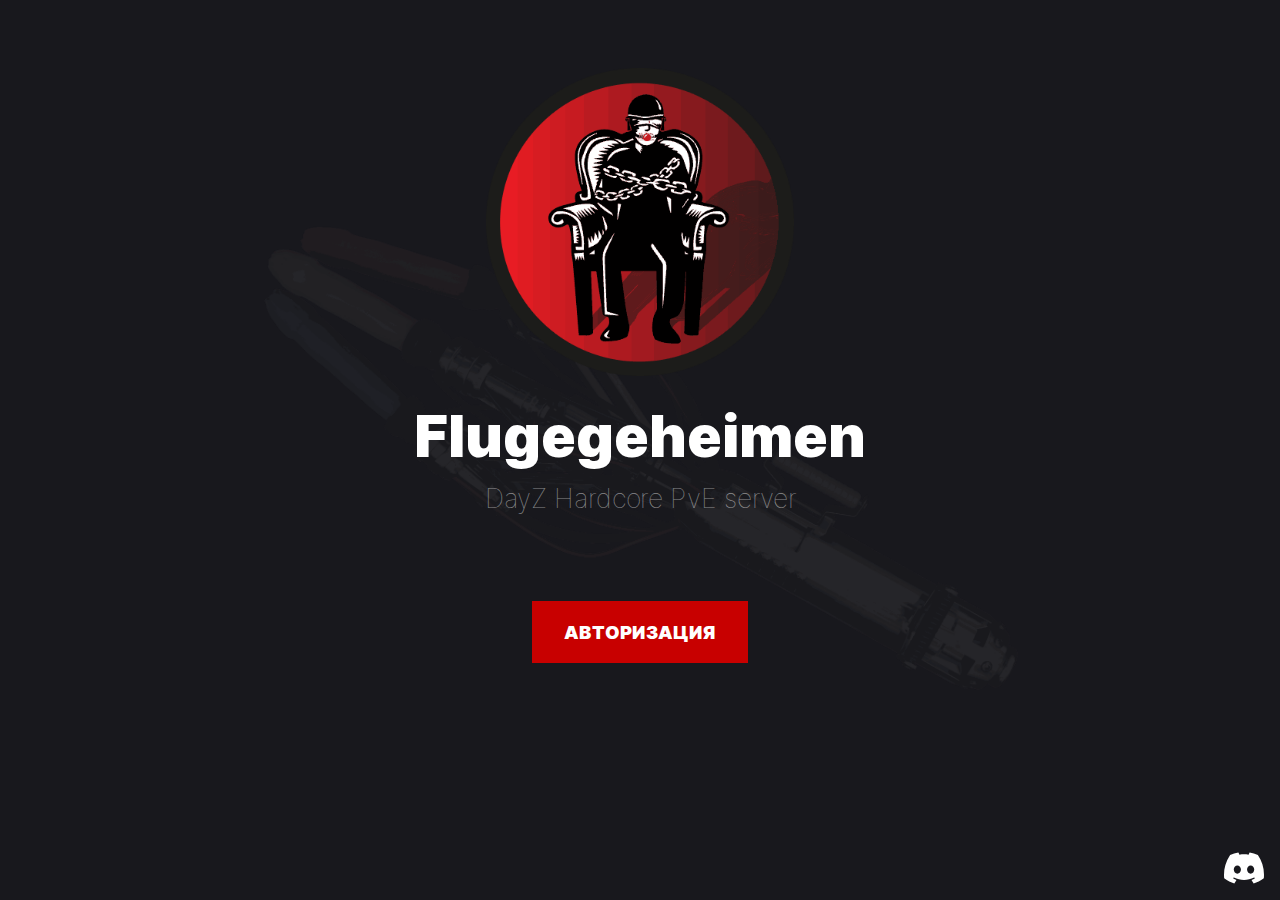
<file: index.html>
<!DOCTYPE html>
<html lang="en">

<head>
  <meta charset="UTF-8">
  <meta http-equiv="X-UA-Compatible" content="IE=edge">
  <meta name="viewport" content="width=device-width, initial-scale=1.0">
  <link rel="stylesheet" href="./assets/css/style.css">
  <title>Flugegeheimen</title>
</head>

<body>
  <div class="home">
    <div class="container">
      <div class="home-content">
        <img src="./assets/img/logo.png" alt="" class="home-logo">
        <span class="home-title">Flugegeheimen</span>
        <span class="home-subtitle">DayZ Hardcore PvE server</span>
        <button class="home-button">
          <span>авторизация</span>
        </button>
        <a href="#" class="discord">
          <img src="./assets/img/discord.svg" alt="" srcset="">
        </a>
      </div>
    </div>
  </div>
</body>

</html>
</file>
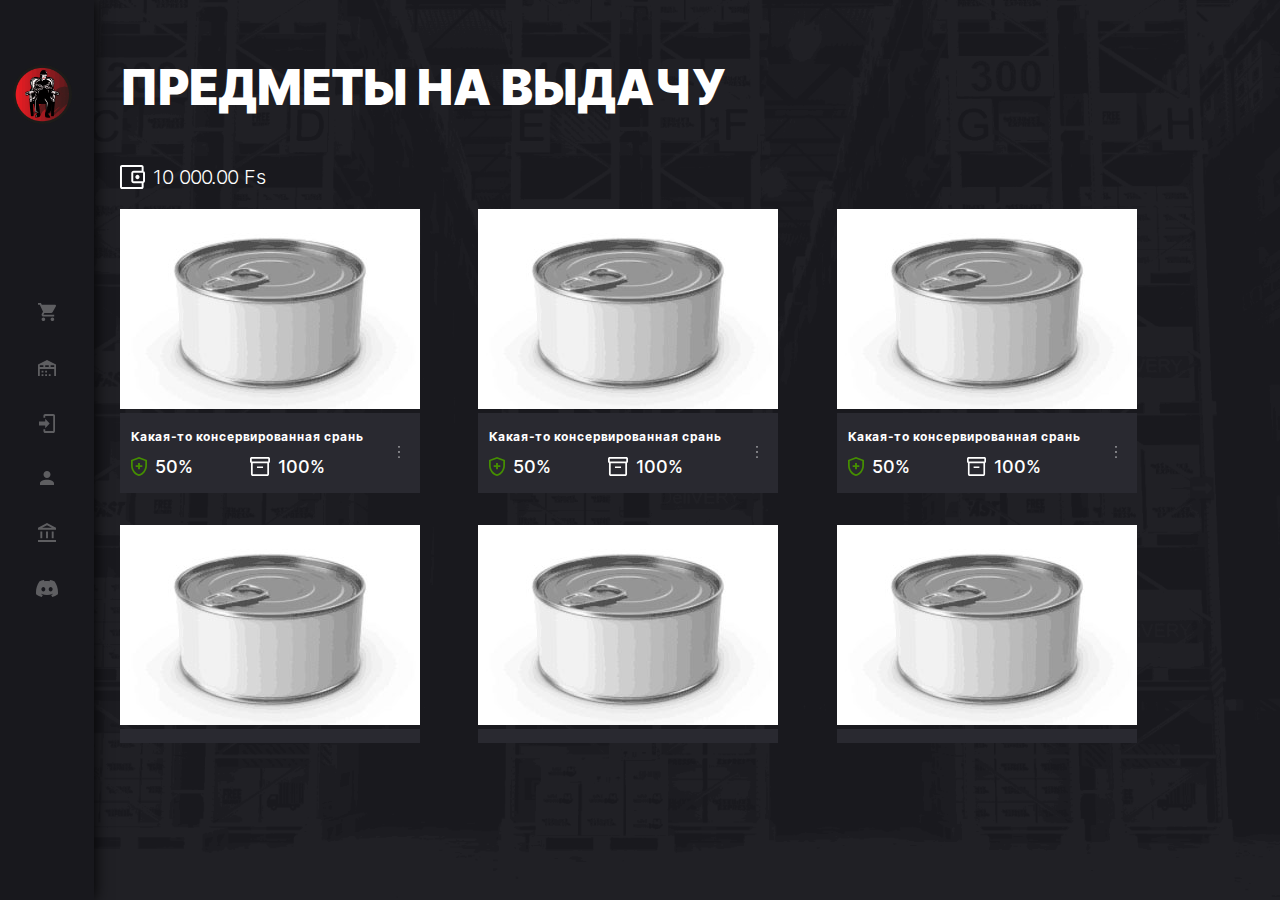
<file: delivery.html>
<!DOCTYPE html>
<html lang="en">

<head>
  <meta charset="UTF-8">
  <meta http-equiv="X-UA-Compatible" content="IE=edge">
  <meta name="viewport" content="width=device-width, initial-scale=1.0">
  <link rel="stylesheet" href="./assets/css/style.css">
  <script defer src="./assets/js/app.js"></script>
  <title>flugegeheimen</title>
</head>

<body>
  <div class="delivery">
    <div class="container">
      <div class="header">
        <img src="./assets/img/logo.png" alt="" class="logo">
        <button class="burger">
          <span></span>
        </button>
      </div>
      <nav class="panel-links">
        <a class="link">
          <img src="./assets/img/links/link_1.svg" alt="">
          <span>Магазин</span>
        </a>
        <a class="link">
          <img src="./assets/img/links/link_2.svg" alt="">
          <span>Магазин</span>
        </a>
        <a class="link">
          <img src="./assets/img/links/link_3.svg" alt="">
          <span>Предметы на выдачу</span>
        </a>
        <a class="link">
          <img src="./assets/img/links/link_4.svg" alt="">
          <span>Аукцион</span>
        </a>
        <a class="link">
          <img src="./assets/img/links/link_5.svg" alt="">
          <span>Профиль</span>
        </a>
        <a class="link">
          <img src="./assets/img/links/link_6.svg" alt="">
          <span>Discord</span>
        </a>
      </nav>

      <div class="delivery-content">
        <span class="delivery-title">предметы на выдачу</span>

        <div class="delivery-info">
          <div class="wallet">
            <img src="./assets/img/wallet.svg" alt="">
            <span>10 000.00 Fs</span>
          </div>
        </div>

        <div class="delivery-wrapper">

          <div class="delivery-item">
            <img src="./assets/img/food.jpg" alt="">
            <div class="delivery-item-info">
              <span class="delivery-item-title">Какая-то консервированная срань</span>

              <div class="delivery-item-info-bar">
                <div class="delivery-item-state">
                  <img src="./assets/img/state.svg" alt="">
                  <span>50%</span>
                </div>
                <div class="delivery-item-box">
                  <img src="./assets/img/box.svg" alt="">
                  <span>100%</span>
                </div>
              </div>

            </div>
            <div class="delivery-item-more">
              <button class="show-more"><img src="./assets/img/show_more.svg" alt=""></button>
              <div class="delivery-item-more-content">
                <button>
                  <span class="title">Вернуть на склад</span>

                  <div class="wrapper">
                    <img src="./assets/img/storage/return.svg" alt="">
                  </div>
                </button>
              </div>
            </div>
          </div>

          <div class="delivery-item">
            <img src="./assets/img/food.jpg" alt="">
            <div class="delivery-item-info">
              <span class="delivery-item-title">Какая-то консервированная срань</span>

              <div class="delivery-item-info-bar">
                <div class="delivery-item-state">
                  <img src="./assets/img/state.svg" alt="">
                  <span>50%</span>
                </div>
                <div class="delivery-item-box">
                  <img src="./assets/img/box.svg" alt="">
                  <span>100%</span>
                </div>
              </div>

            </div>
            <div class="delivery-item-more">
              <button class="show-more"><img src="./assets/img/show_more.svg" alt=""></button>
              <div class="delivery-item-more-content">
                <button>
                  <span class="title">Вернуть на склад</span>

                  <div class="wrapper">
                    <img src="./assets/img/storage/return.svg" alt="">
                  </div>
                </button>
              </div>
            </div>
          </div>

          <div class="delivery-item">
            <img src="./assets/img/food.jpg" alt="">
            <div class="delivery-item-info">
              <span class="delivery-item-title">Какая-то консервированная срань</span>

              <div class="delivery-item-info-bar">
                <div class="delivery-item-state">
                  <img src="./assets/img/state.svg" alt="">
                  <span>50%</span>
                </div>
                <div class="delivery-item-box">
                  <img src="./assets/img/box.svg" alt="">
                  <span>100%</span>
                </div>
              </div>

            </div>
            <div class="delivery-item-more">
              <button class="show-more"><img src="./assets/img/show_more.svg" alt=""></button>
              <div class="delivery-item-more-content">
                <button>
                  <span class="title">Вернуть на склад</span>

                  <div class="wrapper">
                    <img src="./assets/img/storage/return.svg" alt="">
                  </div>
                </button>
              </div>
            </div>
          </div>

          <div class="delivery-item">
            <img src="./assets/img/food.jpg" alt="">
            <div class="delivery-item-info">
              <span class="delivery-item-title">Какая-то консервированная срань</span>

              <div class="delivery-item-info-bar">
                <div class="delivery-item-state">
                  <img src="./assets/img/state.svg" alt="">
                  <span>50%</span>
                </div>
                <div class="delivery-item-box">
                  <img src="./assets/img/box.svg" alt="">
                  <span>100%</span>
                </div>
              </div>

            </div>
            <div class="delivery-item-more">
              <button class="show-more"><img src="./assets/img/show_more.svg" alt=""></button>
              <div class="delivery-item-more-content">
                <button>
                  <span class="title">Вернуть на склад</span>

                  <div class="wrapper">
                    <img src="./assets/img/storage/return.svg" alt="">
                  </div>
                </button>
              </div>
            </div>
          </div>

          <div class="delivery-item">
            <img src="./assets/img/food.jpg" alt="">
            <div class="delivery-item-info">
              <span class="delivery-item-title">Какая-то консервированная срань</span>

              <div class="delivery-item-info-bar">
                <div class="delivery-item-state">
                  <img src="./assets/img/state.svg" alt="">
                  <span>50%</span>
                </div>
                <div class="delivery-item-box">
                  <img src="./assets/img/box.svg" alt="">
                  <span>100%</span>
                </div>
              </div>

            </div>
            <div class="delivery-item-more">
              <button class="show-more"><img src="./assets/img/show_more.svg" alt=""></button>
              <div class="delivery-item-more-content">
                <button>
                  <span class="title">Вернуть на склад</span>

                  <div class="wrapper">
                    <img src="./assets/img/storage/return.svg" alt="">
                  </div>
                </button>
              </div>
            </div>
          </div>

          <div class="delivery-item">
            <img src="./assets/img/food.jpg" alt="">
            <div class="delivery-item-info">
              <span class="delivery-item-title">Какая-то консервированная срань</span>

              <div class="delivery-item-info-bar">
                <div class="delivery-item-state">
                  <img src="./assets/img/state.svg" alt="">
                  <span>50%</span>
                </div>
                <div class="delivery-item-box">
                  <img src="./assets/img/box.svg" alt="">
                  <span>100%</span>
                </div>
              </div>

            </div>
            <div class="delivery-item-more">
              <button class="show-more"><img src="./assets/img/show_more.svg" alt=""></button>
              <div class="delivery-item-more-content">
                <button>
                  <span class="title">Вернуть на склад</span>

                  <div class="wrapper">
                    <img src="./assets/img/storage/return.svg" alt="">
                  </div>
                </button>
              </div>
            </div>
          </div>

          <div class="delivery-item">
            <img src="./assets/img/food.jpg" alt="">
            <div class="delivery-item-info">
              <span class="delivery-item-title">Какая-то консервированная срань</span>

              <div class="delivery-item-info-bar">
                <div class="delivery-item-state">
                  <img src="./assets/img/state.svg" alt="">
                  <span>50%</span>
                </div>
                <div class="delivery-item-box">
                  <img src="./assets/img/box.svg" alt="">
                  <span>100%</span>
                </div>
              </div>

            </div>
            <div class="delivery-item-more">
              <button class="show-more"><img src="./assets/img/show_more.svg" alt=""></button>
              <div class="delivery-item-more-content">
                <button>
                  <span class="title">Вернуть на склад</span>

                  <div class="wrapper">
                    <img src="./assets/img/storage/return.svg" alt="">
                  </div>
                </button>
              </div>
            </div>
          </div>

          <div class="delivery-item">
            <img src="./assets/img/food.jpg" alt="">
            <div class="delivery-item-info">
              <span class="delivery-item-title">Какая-то консервированная срань</span>

              <div class="delivery-item-info-bar">
                <div class="delivery-item-state">
                  <img src="./assets/img/state.svg" alt="">
                  <span>50%</span>
                </div>
                <div class="delivery-item-box">
                  <img src="./assets/img/box.svg" alt="">
                  <span>100%</span>
                </div>
              </div>

            </div>
            <div class="delivery-item-more">
              <button class="show-more"><img src="./assets/img/show_more.svg" alt=""></button>
              <div class="delivery-item-more-content">
                <button>
                  <span class="title">Вернуть на склад</span>

                  <div class="wrapper">
                    <img src="./assets/img/storage/return.svg" alt="">
                  </div>
                </button>
              </div>
            </div>
          </div>

          <div class="delivery-item">
            <img src="./assets/img/food.jpg" alt="">
            <div class="delivery-item-info">
              <span class="delivery-item-title">Какая-то консервированная срань</span>

              <div class="delivery-item-info-bar">
                <div class="delivery-item-state">
                  <img src="./assets/img/state.svg" alt="">
                  <span>50%</span>
                </div>
                <div class="delivery-item-box">
                  <img src="./assets/img/box.svg" alt="">
                  <span>100%</span>
                </div>
              </div>

            </div>
            <div class="delivery-item-more">
              <button class="show-more"><img src="./assets/img/show_more.svg" alt=""></button>
              <div class="delivery-item-more-content">
                <button>
                  <span class="title">Вернуть на склад</span>

                  <div class="wrapper">
                    <img src="./assets/img/storage/return.svg" alt="">
                  </div>
                </button>
              </div>
            </div>
          </div>

          <div class="delivery-item">
            <img src="./assets/img/food.jpg" alt="">
            <div class="delivery-item-info">
              <span class="delivery-item-title">Какая-то консервированная срань</span>

              <div class="delivery-item-info-bar">
                <div class="delivery-item-state">
                  <img src="./assets/img/state.svg" alt="">
                  <span>50%</span>
                </div>
                <div class="delivery-item-box">
                  <img src="./assets/img/box.svg" alt="">
                  <span>100%</span>
                </div>
              </div>

            </div>
            <div class="delivery-item-more">
              <button class="show-more"><img src="./assets/img/show_more.svg" alt=""></button>
              <div class="delivery-item-more-content">
                <button>
                  <span class="title">Вернуть на склад</span>

                  <div class="wrapper">
                    <img src="./assets/img/storage/return.svg" alt="">
                  </div>
                </button>
              </div>
            </div>
          </div>

          <div class="delivery-item">
            <img src="./assets/img/food.jpg" alt="">
            <div class="delivery-item-info">
              <span class="delivery-item-title">Какая-то консервированная срань</span>

              <div class="delivery-item-info-bar">
                <div class="delivery-item-state">
                  <img src="./assets/img/state.svg" alt="">
                  <span>50%</span>
                </div>
                <div class="delivery-item-box">
                  <img src="./assets/img/box.svg" alt="">
                  <span>100%</span>
                </div>
              </div>

            </div>
            <div class="delivery-item-more">
              <button class="show-more"><img src="./assets/img/show_more.svg" alt=""></button>
              <div class="delivery-item-more-content">
                <button>
                  <span class="title">Вернуть на склад</span>

                  <div class="wrapper">
                    <img src="./assets/img/storage/return.svg" alt="">
                  </div>
                </button>
              </div>
            </div>
          </div>

          <div class="delivery-item">
            <img src="./assets/img/food.jpg" alt="">
            <div class="delivery-item-info">
              <span class="delivery-item-title">Какая-то консервированная срань</span>

              <div class="delivery-item-info-bar">
                <div class="delivery-item-state">
                  <img src="./assets/img/state.svg" alt="">
                  <span>50%</span>
                </div>
                <div class="delivery-item-box">
                  <img src="./assets/img/box.svg" alt="">
                  <span>100%</span>
                </div>
              </div>

            </div>
            <div class="delivery-item-more">
              <button class="show-more"><img src="./assets/img/show_more.svg" alt=""></button>
              <div class="delivery-item-more-content">
                <button>
                  <span class="title">Вернуть на склад</span>

                  <div class="wrapper">
                    <img src="./assets/img/storage/return.svg" alt="">
                  </div>
                </button>
              </div>
            </div>
          </div>

          <div class="delivery-item">
            <img src="./assets/img/food.jpg" alt="">
            <div class="delivery-item-info">
              <span class="delivery-item-title">Какая-то консервированная срань</span>

              <div class="delivery-item-info-bar">
                <div class="delivery-item-state">
                  <img src="./assets/img/state.svg" alt="">
                  <span>50%</span>
                </div>
                <div class="delivery-item-box">
                  <img src="./assets/img/box.svg" alt="">
                  <span>100%</span>
                </div>
              </div>

            </div>
            <div class="delivery-item-more">
              <button class="show-more"><img src="./assets/img/show_more.svg" alt=""></button>
              <div class="delivery-item-more-content">
                <button>
                  <span class="title">Вернуть на склад</span>

                  <div class="wrapper">
                    <img src="./assets/img/storage/return.svg" alt="">
                  </div>
                </button>
              </div>
            </div>
          </div>

          <div class="delivery-item">
            <img src="./assets/img/food.jpg" alt="">
            <div class="delivery-item-info">
              <span class="delivery-item-title">Какая-то консервированная срань</span>

              <div class="delivery-item-info-bar">
                <div class="delivery-item-state">
                  <img src="./assets/img/state.svg" alt="">
                  <span>50%</span>
                </div>
                <div class="delivery-item-box">
                  <img src="./assets/img/box.svg" alt="">
                  <span>100%</span>
                </div>
              </div>

            </div>
            <div class="delivery-item-more">
              <button class="show-more"><img src="./assets/img/show_more.svg" alt=""></button>
              <div class="delivery-item-more-content">
                <button>
                  <span class="title">Вернуть на склад</span>

                  <div class="wrapper">
                    <img src="./assets/img/storage/return.svg" alt="">
                  </div>
                </button>
              </div>
            </div>
          </div>
        </div>
      </div>
    </div>
  </div>
  </div>
</body>

</html>
</file>
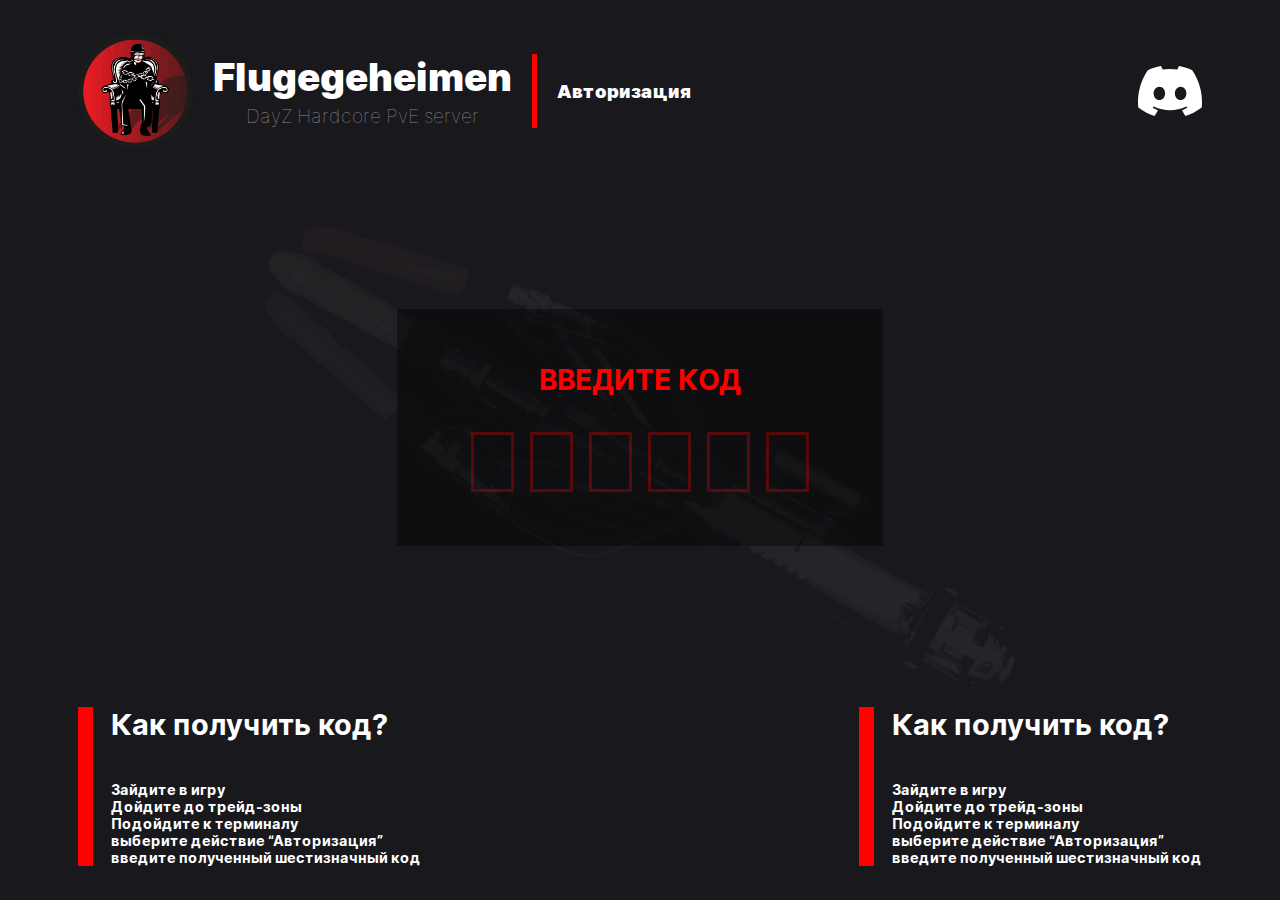
<file: login.html>
<!DOCTYPE html>
<html lang="en">

<head>
  <meta charset="UTF-8">
  <meta http-equiv="X-UA-Compatible" content="IE=edge">
  <meta name="viewport" content="width=device-width, initial-scale=1.0">
  <link rel="stylesheet" href="./assets/css/style.css">
  <title>Flugegeheimen</title>
  <script defer src="./assets/js/app.js"></script>
</head>

<body>
  <div class="login">
    <div class="container">
      <div class="login-content">
        <div class="login-header">
          <div class="login-logo-content">
            <img src="./assets/img/logo.png" alt="" class="login-logo">
            <div class="login-title-content">
              <span class="login-title">Flugegeheimen</span>
              <span class="login-subtitle">DayZ Hardcore PvE server</span>
            </div>
            <span class="login-delimiter"></span>
            <span class="login-authorization">Авторизация</span>
          </div>
          <a href="#" class="discord">
            <img src="./assets/img/discord.svg" alt="" srcset="">
          </a>
        </div>

        <div class="login-entercode">
          <span class="entercode-title">Введите код</span>
          <form action="post">
            <input type="text" class="code-input">
            <input type="text" class="code-input">
            <input type="text" class="code-input">
            <input type="text" class="code-input">
            <input type="text" class="code-input">
            <input type="text" class="code-input">
          </form>
        </div>

        <div class="description">
          <div class="description-wrapper">
            <div class="description-title">Как получить код?</div>
            <p class="description-text">
              Зайдите в игру<br>
              Дойдите до трейд-зоны<br>
              Подойдите к терминалу<br>
              выберите действие “Авторизация”<br>
              введите полученный шестизначный код
            </p>
          </div>

          <div class="description-wrapper">
            <div class="description-title">Как получить код?</div>
            <p class="description-text">
              Зайдите в игру<br>
              Дойдите до трейд-зоны<br>
              Подойдите к терминалу<br>
              выберите действие “Авторизация”<br>
              введите полученный шестизначный код
            </p>
          </div>
        </div>
      </div>
    </div>
  </div>
</body>

</html>
</file>
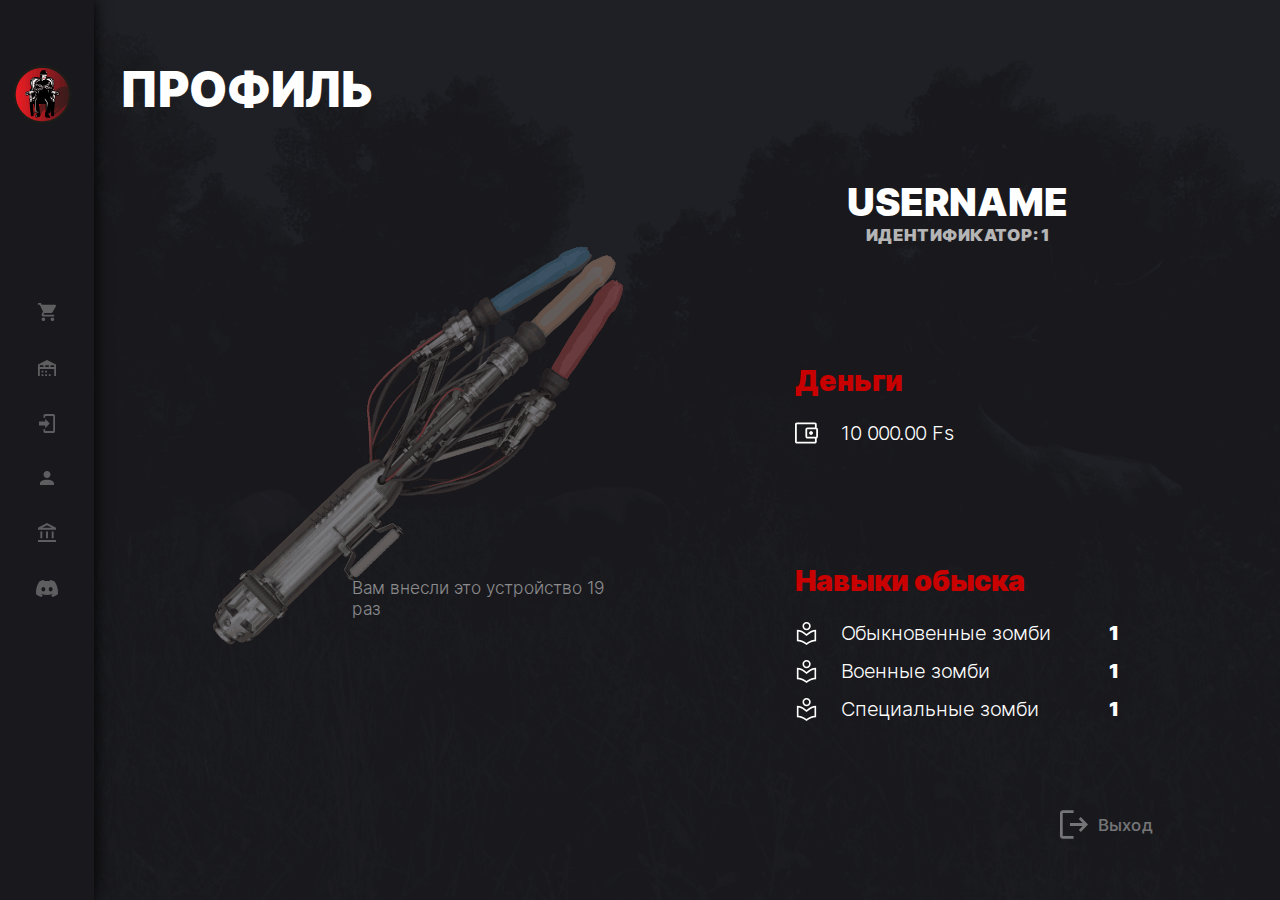
<file: profile.html>
<!DOCTYPE html>
<html lang="en">

<head>
  <meta charset="UTF-8">
  <meta http-equiv="X-UA-Compatible" content="IE=edge">
  <meta name="viewport" content="width=device-width, initial-scale=1.0">
  <link rel="stylesheet" href="./assets/css/style.css">
  <script defer src="./assets/js/app.js"></script>
  <title>flugegeheimen</title>
</head>

<body>
  <div class="profile">
    <div class="container">
      <div class="header">
        <img src="./assets/img/logo.png" alt="" class="logo">
        <button class="burger">
          <span></span>
        </button>
      </div>
      <nav class="panel-links">
        <a class="link">
          <img src="./assets/img/links/link_1.svg" alt="">
          <span>Магазин</span>
        </a>
        <a class="link">
          <img src="./assets/img/links/link_2.svg" alt="">
          <span>Магазин</span>
        </a>
        <a class="link">
          <img src="./assets/img/links/link_3.svg" alt="">
          <span>Предметы на выдачу</span>
        </a>
        <a class="link">
          <img src="./assets/img/links/link_4.svg" alt="">
          <span>Аукцион</span>
        </a>
        <a class="link">
          <img src="./assets/img/links/link_5.svg" alt="">
          <span>Профиль</span>
        </a>
        <a class="link">
          <img src="./assets/img/links/link_6.svg" alt="">
          <span>Discord</span>
        </a>
      </nav>

      <div class="profile-inner">
        <span class="profile-title">профиль</span>
        <div class="profile-content">
          <div class="content-img">
            <img src="./assets/img/profile/item.png" alt="">
            <span>Вам внесли это устройство 19 раз</span>
          </div>
          <div class="profile-info">
            <div class="user">
              <div class="user-info">
                <span class="user-name">username</span>
                <span class="user-id">Идентификатор: 1</span>
              </div>
              <button class="logout">
                <img src="./assets/img/logout.svg" alt="">
                <span>Выход</span>
              </button>
            </div>
            <div class="wallet">
              <span class="wallet-title">Деньги</span>
              <div class="wallet-inner">
                <img src="./assets/img/wallet.svg" alt="">
                <div class="wallet-count">10 000.00 Fs</div>
              </div>
            </div>
            <div class="profile-skills">
              <span class="title">Навыки обыска</span>
              <div class="inner">
                <div class="inner-item">
                  <div class="inner-item-wrapper">
                    <img src="./assets/img/profile/skills.svg" alt="">
                    <span class="item-title">Обыкновенные зомби</span>
                  </div>
                  <span class="value">1</span>
                </div>
                <div class="inner-item">
                  <div class="inner-item-wrapper">
                    <img src="./assets/img/profile/skills.svg" alt="">
                    <span class="item-title">Военные зомби</span>
                  </div>
                  <span class="value">1</span>
                </div>
                <div class="inner-item">
                  <div class="inner-item-wrapper">
                    <img src="./assets/img/profile/skills.svg" alt="">
                    <span class="item-title">Специальные зомби</span>
                  </div>
                  <span class="value">1</span>
                </div>
              </div>
            </div>
          </div>
        </div>
      </div>
    </div>
  </div>
</body>

</html>
</file>
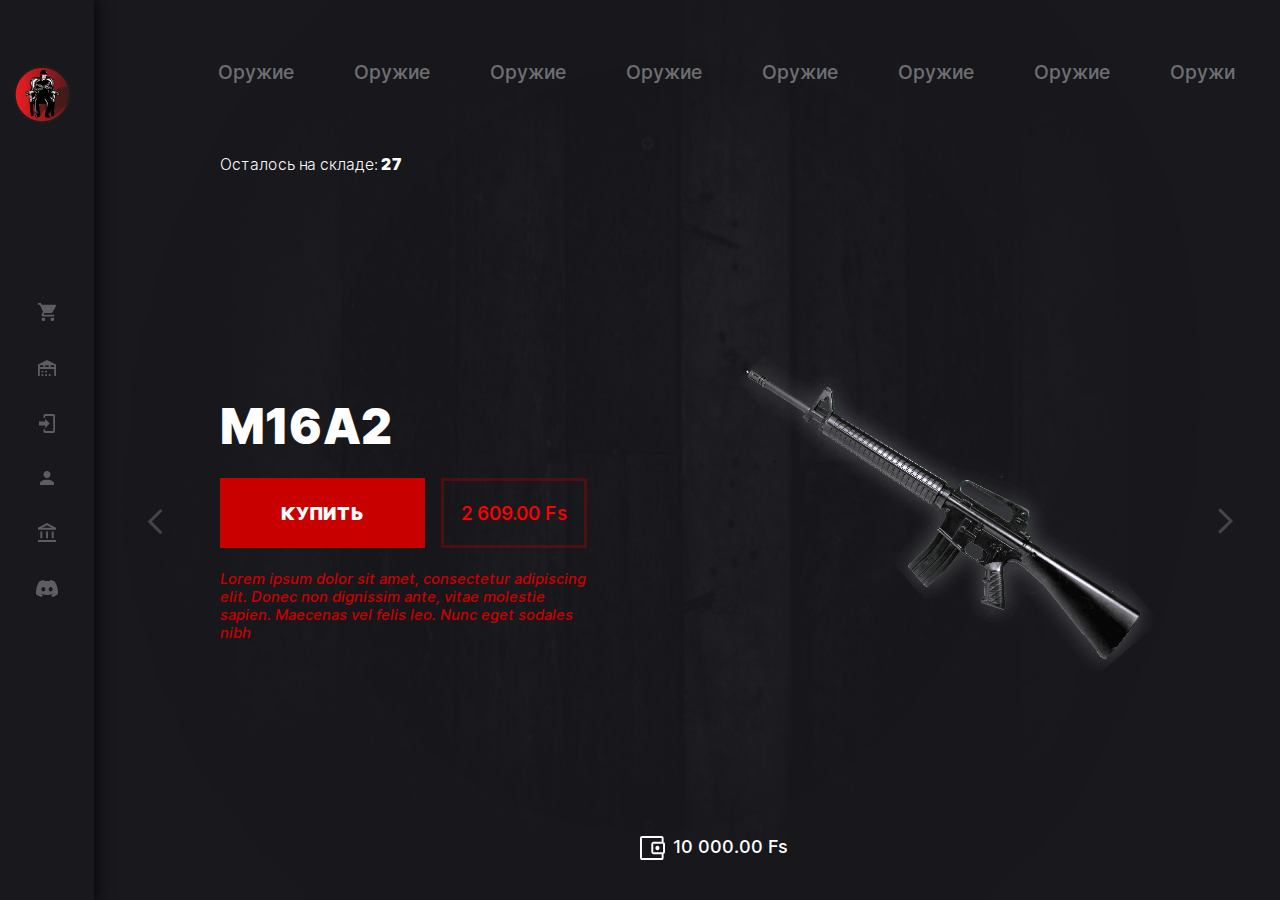
<file: shop.html>
<!DOCTYPE html>
<html lang="en">

<head>
  <meta charset="UTF-8">
  <meta http-equiv="X-UA-Compatible" content="IE=edge">
  <meta name="viewport" content="width=device-width, initial-scale=1.0">
  <link rel="stylesheet" href="./assets/css/style.css">
  <script defer src="./assets/js/app.js"></script>
  <title>flugegeheimen</title>
</head>

<body>
  <div class="shop">
    <div class="container">
      <div class="header">
        <img src="./assets/img/logo.png" alt="" class="logo">
        <div class="wallet">
          <img src="./assets/img/wallet.svg" alt="">
          <span>10 000.00 Fs</span>
        </div>
        <button class="burger">
          <span></span>
        </button>
      </div>
      <nav class="panel-links">
        <a class="link">
          <img src="./assets/img/links/link_1.svg" alt="">
          <span>Магазин</span>
        </a>
        <a class="link">
          <img src="./assets/img/links/link_2.svg" alt="">
          <span>Магазин</span>
        </a>
        <a class="link">
          <img src="./assets/img/links/link_3.svg" alt="">
          <span>Предметы на выдачу</span>
        </a>
        <a class="link">
          <img src="./assets/img/links/link_4.svg" alt="">
          <span>Аукцион</span>
        </a>
        <a class="link">
          <img src="./assets/img/links/link_5.svg" alt="">
          <span>Профиль</span>
        </a>
        <a class="link">
          <img src="./assets/img/links/link_6.svg" alt="">
          <span>Discord</span>
        </a>
      </nav>

      <div class="shop-content">
        <div class="shop-category">
          <div class="shop-category-items">
            <a href="">
              <span class="name">Категория:</span>
              <span class="type">Оружие</span>
            </a>
            <a href="">
              <span class="name">Категория:</span>
              <span class="type">Оружие</span>
            </a>
            <a href="">
              <span class="name">Категория:</span>
              <span class="type">Оружие</span>
            </a>
            <a href="">
              <span class="name">Категория:</span>
              <span class="type">Оружие</span>
            </a>
            <a href="">
              <span class="name">Категория:</span>
              <span class="type">Оружие</span>
            </a>
            <a href="">
              <span class="name">Категория:</span>
              <span class="type">Оружие</span>
            </a>
            <a href="">
              <span class="name">Категория:</span>
              <span class="type">Оружие</span>
            </a>
            <a href="">
              <span class="name">Категория:</span>
              <span class="type">Оружие</span>
            </a>
            <a href="">
              <span class="name">Категория:</span>
              <span class="type">Оружие</span>
            </a>
            <a href="">
              <span class="name">Категория:</span>
              <span class="type">Оружие</span>
            </a>
            <a href="">
              <span class="name">Категория:</span>
              <span class="type">Оружие</span>
            </a>
          </div>
          <div class="shop-category-switch">
            <button class="prev"></button>
            <button class="next"></button>
          </div>
        </div>
        <div class="shop-slider">
          <div class="shop-slider-content">
            <div class="shop-slider-description">
              <div class="description-count">
                <div class="description-count-1">
                  <span class="description-count-title">Осталось на складе: </span>
                  <span class="description-count-output">27</span>
                </div>
                <div class="description-count-2">
                  <img src="./assets/img/shop/stock.svg" alt="">
                  <span class="description-count-title">Склад:</span>
                  <span class="description-count-output">27</span>
                </div>
              </div>
              <div class="slider-description-content">
                <span class="name">m16a2</span>
                <div class="buy">
                  <button class="button">
                    <img src="./assets/img/shop/buy.svg" alt="">
                    <span>Купить</span>
                  </button>
                  <span class="price">2 609.00 Fs</span>
                </div>
                <p class="text">
                  Lorem ipsum dolor sit amet, consectetur adipiscing elit. Donec non dignissim ante, vitae
                  molestie sapien. Maecenas vel felis leo. Nunc eget sodales nibh
                </p>
              </div>
            </div>
            <img src="./assets/img/shop/assault.png" alt="" class="shop-slider-img">
          </div>
          <div class="shop-slider-buttons">
            <button class="prev"></button>
            <button class="next"></button>
          </div>
        </div>
      </div>
    </div>
  </div>
</body>

</html>
</file>
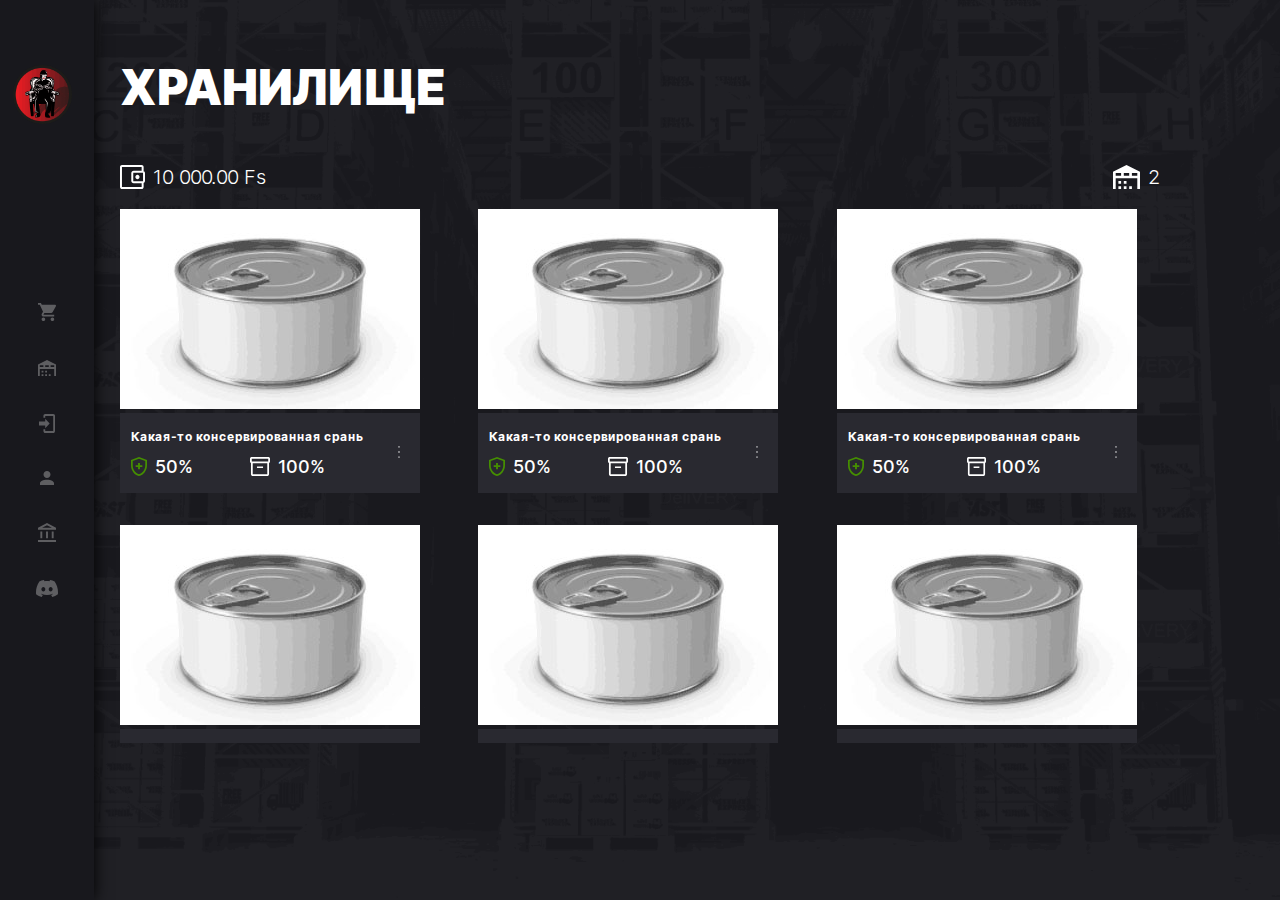
<file: storage.html>
<!DOCTYPE html>
<html lang="en">

<head>
  <meta charset="UTF-8">
  <meta http-equiv="X-UA-Compatible" content="IE=edge">
  <meta name="viewport" content="width=device-width, initial-scale=1.0">
  <link rel="stylesheet" href="./assets/css/style.css">
  <script defer src="./assets/js/app.js"></script>
  <title>flugegeheimen</title>
</head>

<body>
  <div class="storage">
    <div class="container">
      <div class="header">
        <img src="./assets/img/logo.png" alt="" class="logo">
        <button class="burger">
          <span></span>
        </button>
      </div>
      <nav class="panel-links">
        <a class="link">
          <img src="./assets/img/links/link_1.svg" alt="">
          <span>Магазин</span>
        </a>
        <a class="link">
          <img src="./assets/img/links/link_2.svg" alt="">
          <span>Магазин</span>
        </a>
        <a class="link">
          <img src="./assets/img/links/link_3.svg" alt="">
          <span>Предметы на выдачу</span>
        </a>
        <a class="link">
          <img src="./assets/img/links/link_4.svg" alt="">
          <span>Аукцион</span>
        </a>
        <a class="link">
          <img src="./assets/img/links/link_5.svg" alt="">
          <span>Профиль</span>
        </a>
        <a class="link">
          <img src="./assets/img/links/link_6.svg" alt="">
          <span>Discord</span>
        </a>
      </nav>

      <div class="storage-content">
        <span class="storage-title">Хранилище</span>

        <div class="storage-info">
          <div class="wallet">
            <img src="./assets/img/wallet.svg" alt="">
            <span>10 000.00 Fs</span>
          </div>

          <div class="count">
            <img src="./assets/img/storage/garage.svg" alt="">
            <span>2</span>
          </div>
        </div>

        <div class="storage-wrapper">
          <div class="storage-item">
            <img src="./assets/img/food.jpg" alt="">
            <div class="storage-item-info">
              <span class="storage-item-title">Какая-то консервированная срань</span>

              <div class="storage-item-info-bar">
                <div class="storage-item-state">
                  <img src="./assets/img/state.svg" alt="">
                  <span>50%</span>
                </div>
                <div class="storage-item-box">
                  <img src="./assets/img/box.svg" alt="">
                  <span>100%</span>
                </div>
              </div>

            </div>
            <div class="storage-item-more">
              <button class="show-more"><img src="./assets/img/show_more.svg" alt=""></button>
              <div class="storage-item-more-content">

                <button>
                  <span class="title">Продать</span>

                  <div class="wrapper">
                    <span>123.12 Fs</span>
                    <img src="./assets/img/storage/sell.svg" alt="">
                  </div>
                </button>

                <button>
                  <span class="title">Вернуть</span>

                  <div class="wrapper">
                    <img src="./assets/img/storage/return.svg" alt="">
                  </div>
                </button>

                <button>
                  <span class="title">Продать на аукционе</span>

                  <div class="wrapper">
                    <img src="./assets/img/storage/sell_2.svg" alt="">
                  </div>
                </button>
              </div>
            </div>
          </div>
          <div class="storage-item">
            <img src="./assets/img/food.jpg" alt="">
            <div class="storage-item-info">
              <span class="storage-item-title">Какая-то консервированная срань</span>

              <div class="storage-item-info-bar">
                <div class="storage-item-state">
                  <img src="./assets/img/state.svg" alt="">
                  <span>50%</span>
                </div>
                <div class="storage-item-box">
                  <img src="./assets/img/box.svg" alt="">
                  <span>100%</span>
                </div>
              </div>

            </div>
            <div class="storage-item-more">
              <button class="show-more"><img src="./assets/img/show_more.svg" alt=""></button>
              <div class="storage-item-more-content">

                <button>
                  <span class="title">Продать</span>

                  <div class="wrapper">
                    <span>123.12 Fs</span>
                    <img src="./assets/img/storage/sell.svg" alt="">
                  </div>
                </button>

                <button>
                  <span class="title">Вернуть</span>

                  <div class="wrapper">
                    <img src="./assets/img/storage/return.svg" alt="">
                  </div>
                </button>

                <button>
                  <span class="title">Продать на аукционе</span>

                  <div class="wrapper">
                    <img src="./assets/img/storage/sell_2.svg" alt="">
                  </div>
                </button>
              </div>
            </div>
          </div>
          <div class="storage-item">
            <img src="./assets/img/food.jpg" alt="">
            <div class="storage-item-info">
              <span class="storage-item-title">Какая-то консервированная срань</span>

              <div class="storage-item-info-bar">
                <div class="storage-item-state">
                  <img src="./assets/img/state.svg" alt="">
                  <span>50%</span>
                </div>
                <div class="storage-item-box">
                  <img src="./assets/img/box.svg" alt="">
                  <span>100%</span>
                </div>
              </div>

            </div>
            <div class="storage-item-more">
              <button class="show-more"><img src="./assets/img/show_more.svg" alt=""></button>
              <div class="storage-item-more-content">

                <button>
                  <span class="title">Продать</span>

                  <div class="wrapper">
                    <span>123.12 Fs</span>
                    <img src="./assets/img/storage/sell.svg" alt="">
                  </div>
                </button>

                <button>
                  <span class="title">Вернуть</span>

                  <div class="wrapper">
                    <img src="./assets/img/storage/return.svg" alt="">
                  </div>
                </button>

                <button>
                  <span class="title">Продать на аукционе</span>

                  <div class="wrapper">
                    <img src="./assets/img/storage/sell_2.svg" alt="">
                  </div>
                </button>
              </div>
            </div>
          </div>
          <div class="storage-item">
            <img src="./assets/img/food.jpg" alt="">
            <div class="storage-item-info">
              <span class="storage-item-title">Какая-то консервированная срань</span>

              <div class="storage-item-info-bar">
                <div class="storage-item-state">
                  <img src="./assets/img/state.svg" alt="">
                  <span>50%</span>
                </div>
                <div class="storage-item-box">
                  <img src="./assets/img/box.svg" alt="">
                  <span>100%</span>
                </div>
              </div>

            </div>
            <div class="storage-item-more">
              <button class="show-more"><img src="./assets/img/show_more.svg" alt=""></button>
              <div class="storage-item-more-content">

                <button>
                  <span class="title">Продать</span>

                  <div class="wrapper">
                    <span>123.12 Fs</span>
                    <img src="./assets/img/storage/sell.svg" alt="">
                  </div>
                </button>

                <button>
                  <span class="title">Вернуть</span>

                  <div class="wrapper">
                    <img src="./assets/img/storage/return.svg" alt="">
                  </div>
                </button>

                <button>
                  <span class="title">Продать на аукционе</span>

                  <div class="wrapper">
                    <img src="./assets/img/storage/sell_2.svg" alt="">
                  </div>
                </button>
              </div>
            </div>
          </div>
          <div class="storage-item">
            <img src="./assets/img/food.jpg" alt="">
            <div class="storage-item-info">
              <span class="storage-item-title">Какая-то консервированная срань</span>

              <div class="storage-item-info-bar">
                <div class="storage-item-state">
                  <img src="./assets/img/state.svg" alt="">
                  <span>50%</span>
                </div>
                <div class="storage-item-box">
                  <img src="./assets/img/box.svg" alt="">
                  <span>100%</span>
                </div>
              </div>

            </div>
            <div class="storage-item-more">
              <button class="show-more"><img src="./assets/img/show_more.svg" alt=""></button>
              <div class="storage-item-more-content">

                <button>
                  <span class="title">Продать</span>

                  <div class="wrapper">
                    <span>123.12 Fs</span>
                    <img src="./assets/img/storage/sell.svg" alt="">
                  </div>
                </button>

                <button>
                  <span class="title">Вернуть</span>

                  <div class="wrapper">
                    <img src="./assets/img/storage/return.svg" alt="">
                  </div>
                </button>

                <button>
                  <span class="title">Продать на аукционе</span>

                  <div class="wrapper">
                    <img src="./assets/img/storage/sell_2.svg" alt="">
                  </div>
                </button>
              </div>
            </div>
          </div>
          <div class="storage-item">
            <img src="./assets/img/food.jpg" alt="">
            <div class="storage-item-info">
              <span class="storage-item-title">Какая-то консервированная срань</span>

              <div class="storage-item-info-bar">
                <div class="storage-item-state">
                  <img src="./assets/img/state.svg" alt="">
                  <span>50%</span>
                </div>
                <div class="storage-item-box">
                  <img src="./assets/img/box.svg" alt="">
                  <span>100%</span>
                </div>
              </div>

            </div>
            <div class="storage-item-more">
              <button class="show-more"><img src="./assets/img/show_more.svg" alt=""></button>
              <div class="storage-item-more-content">

                <button>
                  <span class="title">Продать</span>

                  <div class="wrapper">
                    <span>123.12 Fs</span>
                    <img src="./assets/img/storage/sell.svg" alt="">
                  </div>
                </button>

                <button>
                  <span class="title">Вернуть</span>

                  <div class="wrapper">
                    <img src="./assets/img/storage/return.svg" alt="">
                  </div>
                </button>

                <button>
                  <span class="title">Продать на аукционе</span>

                  <div class="wrapper">
                    <img src="./assets/img/storage/sell_2.svg" alt="">
                  </div>
                </button>
              </div>
            </div>
          </div>
          <div class="storage-item">
            <img src="./assets/img/food.jpg" alt="">
            <div class="storage-item-info">
              <span class="storage-item-title">Какая-то консервированная срань</span>

              <div class="storage-item-info-bar">
                <div class="storage-item-state">
                  <img src="./assets/img/state.svg" alt="">
                  <span>50%</span>
                </div>
                <div class="storage-item-box">
                  <img src="./assets/img/box.svg" alt="">
                  <span>100%</span>
                </div>
              </div>

            </div>
            <div class="storage-item-more">
              <button class="show-more"><img src="./assets/img/show_more.svg" alt=""></button>
              <div class="storage-item-more-content">

                <button>
                  <span class="title">Продать</span>

                  <div class="wrapper">
                    <span>123.12 Fs</span>
                    <img src="./assets/img/storage/sell.svg" alt="">
                  </div>
                </button>

                <button>
                  <span class="title">Вернуть</span>

                  <div class="wrapper">
                    <img src="./assets/img/storage/return.svg" alt="">
                  </div>
                </button>

                <button>
                  <span class="title">Продать на аукционе</span>

                  <div class="wrapper">
                    <img src="./assets/img/storage/sell_2.svg" alt="">
                  </div>
                </button>
              </div>
            </div>
          </div>
          <div class="storage-item">
            <img src="./assets/img/food.jpg" alt="">
            <div class="storage-item-info">
              <span class="storage-item-title">Какая-то консервированная срань</span>

              <div class="storage-item-info-bar">
                <div class="storage-item-state">
                  <img src="./assets/img/state.svg" alt="">
                  <span>50%</span>
                </div>
                <div class="storage-item-box">
                  <img src="./assets/img/box.svg" alt="">
                  <span>100%</span>
                </div>
              </div>

            </div>
            <div class="storage-item-more">
              <button class="show-more"><img src="./assets/img/show_more.svg" alt=""></button>
              <div class="storage-item-more-content">

                <button>
                  <span class="title">Продать</span>

                  <div class="wrapper">
                    <span>123.12 Fs</span>
                    <img src="./assets/img/storage/sell.svg" alt="">
                  </div>
                </button>

                <button>
                  <span class="title">Вернуть</span>

                  <div class="wrapper">
                    <img src="./assets/img/storage/return.svg" alt="">
                  </div>
                </button>

                <button>
                  <span class="title">Продать на аукционе</span>

                  <div class="wrapper">
                    <img src="./assets/img/storage/sell_2.svg" alt="">
                  </div>
                </button>
              </div>
            </div>
          </div>
          <div class="storage-item">
            <img src="./assets/img/food.jpg" alt="">
            <div class="storage-item-info">
              <span class="storage-item-title">Какая-то консервированная срань</span>

              <div class="storage-item-info-bar">
                <div class="storage-item-state">
                  <img src="./assets/img/state.svg" alt="">
                  <span>50%</span>
                </div>
                <div class="storage-item-box">
                  <img src="./assets/img/box.svg" alt="">
                  <span>100%</span>
                </div>
              </div>

            </div>
            <div class="storage-item-more">
              <button class="show-more"><img src="./assets/img/show_more.svg" alt=""></button>
              <div class="storage-item-more-content">

                <button>
                  <span class="title">Продать</span>

                  <div class="wrapper">
                    <span>123.12 Fs</span>
                    <img src="./assets/img/storage/sell.svg" alt="">
                  </div>
                </button>

                <button>
                  <span class="title">Вернуть</span>

                  <div class="wrapper">
                    <img src="./assets/img/storage/return.svg" alt="">
                  </div>
                </button>

                <button>
                  <span class="title">Продать на аукционе</span>

                  <div class="wrapper">
                    <img src="./assets/img/storage/sell_2.svg" alt="">
                  </div>
                </button>
              </div>
            </div>
          </div>
          <div class="storage-item">
            <img src="./assets/img/food.jpg" alt="">
            <div class="storage-item-info">
              <span class="storage-item-title">Какая-то консервированная срань</span>

              <div class="storage-item-info-bar">
                <div class="storage-item-state">
                  <img src="./assets/img/state.svg" alt="">
                  <span>50%</span>
                </div>
                <div class="storage-item-box">
                  <img src="./assets/img/box.svg" alt="">
                  <span>100%</span>
                </div>
              </div>

            </div>
            <div class="storage-item-more">
              <button class="show-more"><img src="./assets/img/show_more.svg" alt=""></button>
              <div class="storage-item-more-content">

                <button>
                  <span class="title">Продать</span>

                  <div class="wrapper">
                    <span>123.12 Fs</span>
                    <img src="./assets/img/storage/sell.svg" alt="">
                  </div>
                </button>

                <button>
                  <span class="title">Вернуть</span>

                  <div class="wrapper">
                    <img src="./assets/img/storage/return.svg" alt="">
                  </div>
                </button>

                <button>
                  <span class="title">Продать на аукционе</span>

                  <div class="wrapper">
                    <img src="./assets/img/storage/sell_2.svg" alt="">
                  </div>
                </button>
              </div>
            </div>
          </div>
          <div class="storage-item">
            <img src="./assets/img/food.jpg" alt="">
            <div class="storage-item-info">
              <span class="storage-item-title">Какая-то консервированная срань</span>

              <div class="storage-item-info-bar">
                <div class="storage-item-state">
                  <img src="./assets/img/state.svg" alt="">
                  <span>50%</span>
                </div>
                <div class="storage-item-box">
                  <img src="./assets/img/box.svg" alt="">
                  <span>100%</span>
                </div>
              </div>

            </div>
            <div class="storage-item-more">
              <button class="show-more"><img src="./assets/img/show_more.svg" alt=""></button>
              <div class="storage-item-more-content">

                <button>
                  <span class="title">Продать</span>

                  <div class="wrapper">
                    <span>123.12 Fs</span>
                    <img src="./assets/img/storage/sell.svg" alt="">
                  </div>
                </button>

                <button>
                  <span class="title">Вернуть</span>

                  <div class="wrapper">
                    <img src="./assets/img/storage/return.svg" alt="">
                  </div>
                </button>

                <button>
                  <span class="title">Продать на аукционе</span>

                  <div class="wrapper">
                    <img src="./assets/img/storage/sell_2.svg" alt="">
                  </div>
                </button>
              </div>
            </div>
          </div>
          <div class="storage-item">
            <img src="./assets/img/food.jpg" alt="">
            <div class="storage-item-info">
              <span class="storage-item-title">Какая-то консервированная срань</span>

              <div class="storage-item-info-bar">
                <div class="storage-item-state">
                  <img src="./assets/img/state.svg" alt="">
                  <span>50%</span>
                </div>
                <div class="storage-item-box">
                  <img src="./assets/img/box.svg" alt="">
                  <span>100%</span>
                </div>
              </div>

            </div>
            <div class="storage-item-more">
              <button class="show-more"><img src="./assets/img/show_more.svg" alt=""></button>
              <div class="storage-item-more-content">

                <button>
                  <span class="title">Продать</span>

                  <div class="wrapper">
                    <span>123.12 Fs</span>
                    <img src="./assets/img/storage/sell.svg" alt="">
                  </div>
                </button>

                <button>
                  <span class="title">Вернуть</span>

                  <div class="wrapper">
                    <img src="./assets/img/storage/return.svg" alt="">
                  </div>
                </button>

                <button>
                  <span class="title">Продать на аукционе</span>

                  <div class="wrapper">
                    <img src="./assets/img/storage/sell_2.svg" alt="">
                  </div>
                </button>
              </div>
            </div>
          </div>
          <div class="storage-item">
            <img src="./assets/img/food.jpg" alt="">
            <div class="storage-item-info">
              <span class="storage-item-title">Какая-то консервированная срань</span>

              <div class="storage-item-info-bar">
                <div class="storage-item-state">
                  <img src="./assets/img/state.svg" alt="">
                  <span>50%</span>
                </div>
                <div class="storage-item-box">
                  <img src="./assets/img/box.svg" alt="">
                  <span>100%</span>
                </div>
              </div>

            </div>
            <div class="storage-item-more">
              <button class="show-more"><img src="./assets/img/show_more.svg" alt=""></button>
              <div class="storage-item-more-content">

                <button>
                  <span class="title">Продать</span>

                  <div class="wrapper">
                    <span>123.12 Fs</span>
                    <img src="./assets/img/storage/sell.svg" alt="">
                  </div>
                </button>

                <button>
                  <span class="title">Вернуть</span>

                  <div class="wrapper">
                    <img src="./assets/img/storage/return.svg" alt="">
                  </div>
                </button>

                <button>
                  <span class="title">Продать на аукционе</span>

                  <div class="wrapper">
                    <img src="./assets/img/storage/sell_2.svg" alt="">
                  </div>
                </button>
              </div>
            </div>
          </div>
          <div class="storage-item">
            <img src="./assets/img/food.jpg" alt="">
            <div class="storage-item-info">
              <span class="storage-item-title">Какая-то консервированная срань</span>

              <div class="storage-item-info-bar">
                <div class="storage-item-state">
                  <img src="./assets/img/state.svg" alt="">
                  <span>50%</span>
                </div>
                <div class="storage-item-box">
                  <img src="./assets/img/box.svg" alt="">
                  <span>100%</span>
                </div>
              </div>

            </div>
            <div class="storage-item-more">
              <button class="show-more"><img src="./assets/img/show_more.svg" alt=""></button>
              <div class="storage-item-more-content">

                <button>
                  <span class="title">Продать</span>

                  <div class="wrapper">
                    <span>123.12 Fs</span>
                    <img src="./assets/img/storage/sell.svg" alt="">
                  </div>
                </button>

                <button>
                  <span class="title">Вернуть</span>

                  <div class="wrapper">
                    <img src="./assets/img/storage/return.svg" alt="">
                  </div>
                </button>

                <button>
                  <span class="title">Продать на аукционе</span>

                  <div class="wrapper">
                    <img src="./assets/img/storage/sell_2.svg" alt="">
                  </div>
                </button>
              </div>
            </div>
          </div>
          <div class="storage-item">
            <img src="./assets/img/food.jpg" alt="">
            <div class="storage-item-info">
              <span class="storage-item-title">Какая-то консервированная срань</span>

              <div class="storage-item-info-bar">
                <div class="storage-item-state">
                  <img src="./assets/img/state.svg" alt="">
                  <span>50%</span>
                </div>
                <div class="storage-item-box">
                  <img src="./assets/img/box.svg" alt="">
                  <span>100%</span>
                </div>
              </div>

            </div>
            <div class="storage-item-more">
              <button class="show-more"><img src="./assets/img/show_more.svg" alt=""></button>
              <div class="storage-item-more-content">

                <button>
                  <span class="title">Продать</span>

                  <div class="wrapper">
                    <span>123.12 Fs</span>
                    <img src="./assets/img/storage/sell.svg" alt="">
                  </div>
                </button>

                <button>
                  <span class="title">Вернуть</span>

                  <div class="wrapper">
                    <img src="./assets/img/storage/return.svg" alt="">
                  </div>
                </button>

                <button>
                  <span class="title">Продать на аукционе</span>

                  <div class="wrapper">
                    <img src="./assets/img/storage/sell_2.svg" alt="">
                  </div>
                </button>
              </div>
            </div>
          </div>
          <div class="storage-item">
            <img src="./assets/img/food.jpg" alt="">
            <div class="storage-item-info">
              <span class="storage-item-title">Какая-то консервированная срань</span>

              <div class="storage-item-info-bar">
                <div class="storage-item-state">
                  <img src="./assets/img/state.svg" alt="">
                  <span>50%</span>
                </div>
                <div class="storage-item-box">
                  <img src="./assets/img/box.svg" alt="">
                  <span>100%</span>
                </div>
              </div>

            </div>
            <div class="storage-item-more">
              <button class="show-more"><img src="./assets/img/show_more.svg" alt=""></button>
              <div class="storage-item-more-content">

                <button>
                  <span class="title">Продать</span>

                  <div class="wrapper">
                    <span>123.12 Fs</span>
                    <img src="./assets/img/storage/sell.svg" alt="">
                  </div>
                </button>

                <button>
                  <span class="title">Вернуть</span>

                  <div class="wrapper">
                    <img src="./assets/img/storage/return.svg" alt="">
                  </div>
                </button>

                <button>
                  <span class="title">Продать на аукционе</span>

                  <div class="wrapper">
                    <img src="./assets/img/storage/sell_2.svg" alt="">
                  </div>
                </button>
              </div>
            </div>
          </div>
          <div class="storage-item">
            <img src="./assets/img/food.jpg" alt="">
            <div class="storage-item-info">
              <span class="storage-item-title">Какая-то консервированная срань</span>

              <div class="storage-item-info-bar">
                <div class="storage-item-state">
                  <img src="./assets/img/state.svg" alt="">
                  <span>50%</span>
                </div>
                <div class="storage-item-box">
                  <img src="./assets/img/box.svg" alt="">
                  <span>100%</span>
                </div>
              </div>

            </div>
            <div class="storage-item-more">
              <button class="show-more"><img src="./assets/img/show_more.svg" alt=""></button>
              <div class="storage-item-more-content">

                <button>
                  <span class="title">Продать</span>

                  <div class="wrapper">
                    <span>123.12 Fs</span>
                    <img src="./assets/img/storage/sell.svg" alt="">
                  </div>
                </button>

                <button>
                  <span class="title">Вернуть</span>

                  <div class="wrapper">
                    <img src="./assets/img/storage/return.svg" alt="">
                  </div>
                </button>

                <button>
                  <span class="title">Продать на аукционе</span>

                  <div class="wrapper">
                    <img src="./assets/img/storage/sell_2.svg" alt="">
                  </div>
                </button>
              </div>
            </div>
          </div>
        </div>
      </div>
    </div>
  </div>
  </div>
</body>

</html>
</file>
<file: assets/css/style.css>
@font-face {
  font-family: 'Inter';
  src: local('Inter ThinBETA'), local('Inter-ThinBETA'),
    url('../fonts/Inter-ThinBETA.woff2') format('woff2'),
    url('../fonts/Inter-ThinBETA.woff') format('woff'),
    url('../fonts/Inter-ThinBETA.ttf') format('truetype');
  font-weight: 100;
  font-style: normal;
}

@font-face {
  font-family: 'Inter';
  src: local('Inter ExtraLightBETA'), local('Inter-ExtraLightBETA'),
    url('../fonts/Inter-ExtraLightBETA.woff2') format('woff2'),
    url('../fonts/Inter-ExtraLightBETA.woff') format('woff'),
    url('../fonts/Inter-ExtraLightBETA.ttf') format('truetype');
  font-weight: 200;
  font-style: normal;
}

@font-face {
  font-family: 'Inter';
  src: local('Inter LightBETA'), local('Inter-LightBETA'),
    url('../fonts/Inter-LightBETA.woff2') format('woff2'),
    url('../fonts/Inter-LightBETA.woff') format('woff'),
    url('../fonts/Inter-LightBETA.ttf') format('truetype');
  font-weight: 300;
  font-style: normal;
}

@font-face {
  font-family: 'Inter';
  src: local('Inter MediumItalic'), local('Inter-MediumItalic'),
    url('../fonts/Inter-MediumItalic.woff2') format('woff2'),
    url('../fonts/Inter-MediumItalic.woff') format('woff'),
    url('../fonts/Inter-MediumItalic.ttf') format('truetype');
  font-weight: 500;
  font-style: italic;
}

@font-face {
  font-family: 'Inter';
  src: local('Inter Medium'), local('Inter-Medium'),
    url('../fonts/Inter-Medium.woff2') format('woff2'),
    url('../fonts/Inter-Medium.woff') format('woff'),
    url('../fonts/Inter-Medium.ttf') format('truetype');
  font-weight: 500;
  font-style: normal;
}

@font-face {
  font-family: 'Inter';
  src: local('Inter Bold'), local('Inter-Bold'),
    url('../fonts/Inter-Bold.woff2') format('woff2'),
    url('../fonts/Inter-Bold.woff') format('woff'),
    url('../fonts/Inter-Bold.ttf') format('truetype');
  font-weight: 700;
  font-style: normal;
}

@font-face {
  font-family: 'Inter';
  src: local('Inter Black'), local('Inter-Black'),
    url('../fonts/Inter-Black.woff2') format('woff2'),
    url('../fonts/Inter-Black.woff') format('woff'),
    url('../fonts/Inter-Black.ttf') format('truetype');
  font-weight: 900;
  font-style: normal;
}

body {
  margin: 0;

  color: rgb(255, 255, 255);
  font-family: 'Inter';
  font-size: 18px;
}

*,
*::before,
*::after {
  box-sizing: border-box;
}

h1,
h2,
h3,
h4,
h5,
h6,
p {
  margin: 0;
}

a,
a:link,
a:hover,
a:visited {
  text-decoration: none;
  color: inherit;
}

/* Container */
.container {
  width: 100%;
  max-width: 1920px;
  height: 100%;
  margin: 0 auto;
}

/* Button */
button {
  border: 0;
  background-color: rgb(200, 0, 0);
  color: rgb(255, 255, 255);
  font-family: 'Inter';
  font-weight: 900;

  transition: background-color .4s ease;
}

button:hover {
  background-color: rgb(146, 0, 0);
}

button span {
  text-transform: uppercase;
  font-size: calc(10px + 14 * ((100vw - 320px) / 1600));
  font-weight: 900;
}

/* Discord icon */
.discord {
  display: block;
  width: 2.5rem;
  height: 2rem;
  position: absolute;

  transition: filter .4s ease;

  right: 1rem;
  bottom: 1rem;
}

.discord:hover {
  filter: invert(54%) sepia(67%) saturate(521%) hue-rotate(193deg) brightness(89%) contrast(89%);
}

.discord img {
  width: 100%;
  height: 100%;
}

/* Home */
.home {
  width: 100vw;
  height: 100vh;
  overflow: hidden;

  background-image: url('../img/bg_glow.png'), linear-gradient(rgb(24, 24, 29), rgb(24, 24, 29));
  background-size: cover;
  background-position: center;
  background-repeat: no-repeat;
}

.home-content {
  padding-top: calc(46px + 36.63 * ((100vw - 320px) / 1600));
  padding-bottom: calc(116px + 160 * ((100vw - 320px) / 1600));
  height: 100%;
  width: 100%;
  display: flex;
  flex-direction: column;
  justify-content: flex-start;
  align-items: center;
  position: relative;
}

.home-logo {
  display: block;
  width: calc(228px + 133 * ((100vw - 320px) / 1600));
  padding-bottom: calc(5px + 33.72 * ((100vw - 320px) / 1600));
}

.home-title {
  display: block;
  padding-bottom: calc(5px + 10 * ((100vw - 320px) / 1600));

  font-size: calc(24px + 56 * ((100vw - 320px) / 1600));
  font-weight: 900;
}

.home-subtitle {
  color: rgba(255, 255, 255, 0.5);
  font-size: calc(14px + 21 * ((100vw - 320px) / 1600));
  font-weight: 100;
}

.home-content button {
  margin-top: calc(77px + 17 * ((100vw - 320px) / 1600));
  padding-top: calc(12px + 13 * ((100vw - 320px) / 1600));
  padding-right: calc(20px + 20 * ((100vw - 320px) / 1600));
  padding-bottom: calc(12px + 13 * ((100vw - 320px) / 1600));
  padding-left: calc(20px + 20 * ((100vw - 320px) / 1600));
}

/* Login */
.login {
  width: 100vw;
  height: 100vh;
  position: relative;

  background-image: url('../img/bg_glow.png'), linear-gradient(rgb(24, 24, 29), rgb(24, 24, 29));
  background-size: cover;
  background-position: center;
  background-repeat: no-repeat;
}

.login-content {
  width: 100%;
  height: 100%;
  padding-top: calc(12px + 36 * ((100vw - 320px) / 1600));
  padding-right: calc(24px + 90 * ((100vw - 320px) / 1600));
  padding-bottom: calc(12px + 36 * ((100vw - 320px) / 1600));
  padding-left: calc(24px + 90 * ((100vw - 320px) / 1600));
  display: flex;
  flex-direction: column;
  justify-content: space-between;
  align-items: center;
}

.login-header {
  width: 100%;
  display: flex;
  justify-content: space-between;
  align-items: center;
}

.login-logo-content {
  display: flex;
  justify-content: space-between;
  align-items: center;
  column-gap: calc(10px + 17 * ((100vw - 320px) / 1600));
}

.login-logo {
  display: block;
  width: calc(38.88px + 126.58 * ((100vw - 320px) / 1600));
}

.login-title-content {
  height: calc(35px + 65 * ((100vw - 320px) / 1600));
  display: flex;
  flex-direction: column;
  justify-content: space-between;
  align-items: center;
}

.login-title {
  font-size: calc(24px + 24 * ((100vw - 320px) / 1600));
  font-weight: 900;
}

.login-subtitle {
  color: rgba(255, 255, 255, 0.5);
  font-size: calc(12px + 12 * ((100vw - 320px) / 1600));
  font-weight: 100;
}

.login-delimiter {
  content: '';
  display: block;
  width: 5px;
  height: calc(35px + 65 * ((100vw - 320px) / 1600));

  background-color: rgb(255, 0, 0);
}

.login-authorization {
  font-size: calc(16px + 4 * ((100vw - 320px) / 1600));
  font-weight: 900;
}

.login-header .discord {
  position: static;

  width: calc(40px + 40 * ((100vw - 320px) / 1600));
  height: calc(30.96px + 30.97 * ((100vw - 320px) / 1600));
}

.login-entercode {
  width: calc(296px + 316 * ((100vw - 320px) / 1600));
  height: calc(122px + 191 * ((100vw - 320px) / 1600));
  display: flex;
  flex-direction: column;
  justify-content: center;
  align-items: center;

  background-color: rgba(0, 0, 0, 0.4);
}

.entercode-title {
  padding-bottom: calc(19px + 27 * ((100vw - 320px) / 1600));

  font-size: calc(16px + 20 * ((100vw - 320px) / 1600));
  font-weight: 700;
  text-transform: uppercase;

  color: rgb(255, 0, 0);
}

.login-entercode form {
  display: flex;
  align-items: center;
}

.login-entercode form input {
  width: calc(22.17px + 34.83 * ((100vw - 320px) / 1600));
  height: calc(30.79px + 48.21 * ((100vw - 320px) / 1600));
  margin-right: calc(8.17px + 12.83 * ((100vw - 320px) / 1600));
  text-align: center;

  border: 3px solid rgba(255, 0, 0, 0.3);
  background: none;
  font-size: calc(16px + 20 * ((100vw - 320px) / 1600));
  font-weight: 900;
  color: rgba(255, 0, 0, 0.3);

  transition: all 0.1s linear;
}

.login-entercode form input:last-child {
  margin-right: 0;
}

.login-entercode form input:focus {
  color: rgb(255, 0, 0);
  border-color: rgb(255, 0, 0);
  outline: 0;
}

/* description */
.description {
  width: 100%;
  display: flex;
  justify-content: space-between;
  flex-wrap: wrap;
}

.description-wrapper {
  display: flex;
  flex-direction: column;
  padding-left: calc(7px + 19 * ((100vw - 320px) / 1600));
  row-gap: calc(12px + 46 * ((100vw - 320px) / 1600));

  border-left: 15px solid rgb(255, 0, 0);
}

.description-title {
  width: auto;
  font-size: calc(18px + 18 * ((100vw - 320px) / 1600));
  font-weight: 700;
}

.description-text {
  width: auto;
  font-size: calc(9px + 9 * ((100vw - 320px) / 1600));
  font-weight: 700;
}

@media (max-width: 800px) {
  .login-logo-content {
    width: 100%;
  }

  .login-title-content {
    display: none;
  }

  .login-delimiter {
    display: none;
  }

  .login .discord {
    position: absolute;

    right: 1rem;
    bottom: 1rem;
  }

  .description {
    flex-direction: column;
    row-gap: 27px;
    align-items: center;
    margin-bottom: 50px;
  }
}

/* Shop */
.shop {
  width: 100vw;
  height: 100vh;
  overflow: hidden;
  position: relative;

  background-image: url('../img/shop/wood.png'), linear-gradient(rgb(24, 24, 29), rgb(24, 24, 29));
  background-size: cover;
  background-position: center;
  background-repeat: no-repeat;
}

.header {
  width: 100%;
  display: flex;
  justify-content: space-between;
  align-items: center;
  padding: 0 36px;

  z-index: 111111;
}

.logo {
  width: calc(43px + 27 * ((100vw - 320px) / 1600));
  position: absolute;

  top: 65px;
  left: 13px;

  z-index: 11;
}

.shop .wallet {
  display: flex;
  column-gap: 8px;
  position: absolute;

  bottom: calc(20px + 34 * ((100vw - 320px) / 1600));
  left: 50%;
}

.header .burger {
  display: none;
  width: 32px;
  height: 21px;
  position: relative;

  cursor: pointer;
  border: none;
  background: none;
}

.header .burger span,
.header .burger span::before,
.header .burger span::after {
  display: inline-block;
  width: 100%;
  height: 3px;
  position: absolute;

  background-color: rgb(255, 255, 255);

  transition: all .4s ease-in-out;
}

.header .burger span {
  top: 50%;
  left: 0;

  /* transform: translateX(-50%); */
}

.header .burger span::before {
  content: '';

  top: -10px;
  left: 0;
}

.header .burger span::after {
  content: '';

  bottom: -10px;
  left: 0;
}

.burger.active span {
  background-color: transparent;
}

.burger.active span:before {
  top: 0;

  transform: rotate(135deg);
}

.burger.active span:after {
  top: 0;

  transform: rotate(-135deg);
}

.panel-links {
  height: 100%;
  padding: 0 36px;
  display: flex;
  flex-direction: column;
  justify-content: center;
  align-items: center;
  row-gap: calc(20px + 25 * ((100vh - 590px) / (1017 - 590)));
  position: absolute;

  box-shadow: 0px 0px 15px rgba(0, 0, 0, 0.99);
  background-color: rgb(24, 24, 29);

  top: 0;
  left: 0;

  z-index: 1;
}

.panel-links .link {
  display: flex;
  cursor: pointer;
  column-gap: 11px;

  opacity: .3;

  transition: opacity .3s linear;
}

.panel-links .link:hover {
  opacity: 1;
}

.panel-links .link span {
  display: none;
}

.shop-content {
  height: 100%;
  padding: 32px 45px 140px 145px;
}

.shop-category {
  padding: 51px 0 71px 73px;
  padding-top: calc(5px + 39 * ((100vw - 320px) / 1600));
  overflow: hidden;
}

.shop-category-items {
  display: flex;
  column-gap: 60px;
}

.shop-category-items a .name {
  display: none;
}

.shop-category-items a {
  color: rgba(255, 255, 255, 0.4);
  font-size: calc(12px + 12 * ((100vw - 320px) / 1600));

  transition: all .3s linear;
}

.shop-category-items a:hover {
  text-decoration: underline;
  color: rgb(255, 255, 255);
}

.shop-category-switch {
  display: none;
}

.shop-slider {
  height: 100%;
  display: flex;
  padding: 0 75px;
  overflow: hidden;
  position: relative;
}

.shop-slider-content {
  height: 100%;
  width: 100%;
  display: flex;
  justify-content: space-between;
  align-items: center;
}

.shop-slider-description {
  width: 40%;
}

.shop-slider-img {
  width: 45%;
  height: auto;
}

.shop-category-switch button,
.shop-slider-buttons button {
  position: absolute;
  width: 18px;
  height: 18px;

  border-top: 3px solid rgba(255, 255, 255, 0.2);
  border-left: 3px solid rgba(255, 255, 255, 0.2);
  background: none;
  cursor: pointer;

  top: 50%;
}

.shop-slider-buttons .prev {
  left: 0;

  transform: rotate(-45deg) translateX(50%);
}

.shop-slider-buttons .next {
  right: 0;
  top: 50%;

  transform: rotate(135deg) translateX(-5%) translateY(50%);
}

.description-count {
  position: absolute;

  font-size: calc(12px + 6 * ((100vw - 320px) / 1600));
  font-weight: 300;

  top: 0;
  left: 75px;

  z-index: 11;
}

.description-count-2 {
  display: none;
}

.description-count-output {
  font-weight: 900;
}

.slider-description-content {
  display: flex;
  flex-direction: column;
  row-gap: calc(12px + 17 * ((100vw - 320px) / 1600));
}

.slider-description-content .name {
  font-size: calc(24px + 40 * ((100vw - 320px) / 1600));
  font-weight: 900;
  text-transform: uppercase;
}

.slider-description-content .buy {
  display: flex;
  column-gap: calc(7px + 15 * ((100vw - 320px) / 1600));
}

.slider-description-content .buy .button {
  padding-top: calc(12px + 13 * ((100vw - 320px) / 1600));
  padding-right: calc(12px + 82 * ((100vw - 320px) / 1600));
  padding-bottom: calc(12px + 13 * ((100vw - 320px) / 1600));
  padding-left: calc(12px + 82 * ((100vw - 320px) / 1600));

  font-size: calc(12px + 12 * ((100vw - 320px) / 1600));
  font-weight: 900;
}

.slider-description-content .buy .button img {
  display: none;
}

.slider-description-content .buy .price {
  padding-top: calc(12px + 13 * ((100vw - 320px) / 1600));
  padding-right: calc(12px + 8 * ((100vw - 320px) / 1600));
  padding-bottom: calc(12px + 13 * ((100vw - 320px) / 1600));
  padding-left: calc(12px + 8 * ((100vw - 320px) / 1600));

  font-size: calc(12px + 12 * ((100vw - 320px) / 1600));
  font-weight: 500;
  border: 3px solid rgba(200, 0, 0, 0.3);
  color: rgb(255, 0, 0);
}

.slider-description-content .text {
  font-size: calc(10px + 8 * ((100vw - 320px) / 1600));
  font-weight: 500;
  font-style: italic;
  color: rgb(200, 0, 0);
}

@media (max-width: 1024px) {
  .shop-slider {
    height: auto;
  }

  .shop-slider-content {
    padding-top: 60px;
    flex-direction: column-reverse;
    position: relative;
  }

  .shop-slider-description {
    width: 60%;
  }

  .slider-description-content .name {
    position: absolute;

    top: 0;
    left: 50%;

    transform: translateX(-50%);
  }

  .description-count {
    top: 63%;
    left: 20%;
  }

  .shop-slider-img {
    padding: 20px 0;
  }
}

@media (max-width: 800px) {
  .shop .header {
    padding-top: 24px;
    padding-right: calc(10px + 30 * ((100vw - 320px) / 295));
    padding-left: calc(10px + 30 * ((100vw - 320px) / 295));

    top: 0;
    left: 0;

    z-index: 11111;
  }

  .shop .header .logo {
    position: static;

    z-index: 1111;
  }

  .shop .header .wallet {
    position: static;
  }

  .shop .header .burger {
    display: block;

    z-index: 11111;
  }

  .shop .panel-links {
    width: 320px;
    height: 100%;
    align-items: start;
    overflow: hidden;

    box-shadow: none;

    transform: translateX(-100%);

    transition: transform .5s ease-in-out;

    z-index: 111;
  }

  .shop .panel-links::before {
    content: '';
    display: block;
    width: 60%;
    height: 120%;
    position: absolute;

    background-image: url('../img/panel_links_bg.png');
    background-size: cover;
    background-position: center;
    background-repeat: no-repeat;

    right: -30%;
    bottom: -15%;

    z-index: 1;

    transform: translateX(0);
  }

  .shop .panel-links .active {
    transform: translateX(0);
  }

  .shop .panel-links .link span {
    display: block;
  }

  .shop .panel-links.active {
    transform: translateX(0);
  }

  .shop-content {
    display: flex;
    flex-direction: column;
    justify-content: space-around;
    padding-top: 0;
    padding-right: calc(10px + 30 * ((100vw - 320px) / 295));
    padding-left: calc(10px + 30 * ((100vw - 320px) / 295));
  }

  .shop-category {
    width: 60%;
    padding: 0;
    position: relative;
    margin: 32px auto;
  }

  .shop-category-items {
    width: 100%;
    height: 30px;
    column-gap: 0;
    overflow: hidden;
    align-items: center;
  }

  .shop-category-items a {
    display: block;
    min-width: 100%;
    display: flex;
    column-gap: 5px;
    justify-content: center;
    font-weight: 400;
  }

  .shop-category-items a .name {
    display: block;
  }

  .shop-category-switch {
    display: block;
  }

  .shop-category-switch .prev {
    top: 25%;
    left: 0;

    transform: rotate(-45deg) translateY(50%) translateX(50%);
  }

  .shop-category-switch .next {
    top: 25%;
    right: 0;

    transform: rotate(135deg) translateY(50%) translateX(50%);
  }

  .shop-slider {
    width: 100%;
    padding: 0;
  }

  .shop-slider-description {
    width: 100%;
  }

  .slider-description-content {
    width: 100%;
    display: flex;
    margin: 0 auto;
    flex-direction: column-reverse;
    row-gap: 53px;
  }

  .description-count {
    top: auto;
    bottom: 15%;
    left: 0;

    z-index: 1;
  }

  .description-count-1 {
    display: none;
  }

  .description-count-2 {
    display: flex;
    column-gap: 5px;
    align-items: center;

    font-size: 12px;
    font-weight: 500;
    color: rgb(255, 0, 0);
  }

  .slider-description-content .buy {
    flex-direction: row-reverse;
    justify-content: space-between;
  }

  .slider-description-content .buy .button {
    padding: 12px;
  }

  .slider-description-content .buy .button img {
    display: block;
    width: 25px;
    height: 25px;
  }

  .slider-description-content .buy .button span {
    display: none;
  }

  .slider-description-content .buy .price {
    padding: 13px 0;
    flex: 1;
    display: flex;
    justify-content: center;
  }
}

/* profile */
.profile {
  width: 100vw;
  height: 100vh;
  position: relative;

  background-image: url('../img/profile/bg.png'), linear-gradient(rgb(24, 24, 29), rgb(24, 24, 29));
  background-size: cover;
  background-position: center;
  background-repeat: no-repeat;
}

.profile-inner {
  width: 100%;
  height: 100%;
}

.profile-title {
  position: absolute;

  font-size: calc(24px + 40 * ((100vw - 320px) / 1600));
  font-weight: 900;
  text-transform: uppercase;

  top: 60px;
  left: 120px;
}

.profile-content {
  height: 100%;
  padding: 120px;
  padding-right: calc(20px + 100 * ((100vw - 320px) / 1600));
  display: flex;
  justify-content: space-around;
  align-items: center;
}

.profile .content-img {
  position: relative;
  width: 40%;
}

.profile .content-img img {
  width: 100%;
  height: auto;
}

.profile .content-img span {
  position: absolute;

  font-size: calc(13px + 7 * ((100vw - 320px) / 1600));
  font-weight: 300;
  color: rgba(255, 255, 255, 0.5);

  bottom: 10%;
  left: 35%;

  z-index: 1;
}

.profile-info {
  width: 30%;
  height: 100%;
  display: flex;
  flex-direction: column;
  justify-content: space-around;
}

.profile-info .user {
  width: 100%;
  text-align: center;
}

.profile-info .user span {
  display: block;
}

.profile-info .user-name {
  font-size: calc(24px + 24 * ((100vw - 320px) / 1600));
  font-weight: 900;
  text-transform: uppercase;
}

.profile-info .user-id {
  font-size: calc(12px + 8 * ((100vw - 320px) / 1600));
  font-weight: 900;
  text-transform: uppercase;

  color: rgb(255, 255, 255);
  opacity: .68;
}

.profile-info .wallet-title {
  display: block;
  padding-bottom: calc(6px + 29 * ((100vw - 320px) / 1600));

  font-size: calc(18px + 18 * ((100vw - 320px) / 1600));
  font-weight: 900;
  color: rgb(200, 0, 0);
}

.profile-info .wallet-inner {
  display: flex;
  column-gap: calc(17px + 10 * ((100vw - 320px) / 1600));
  align-items: center;

  font-size: calc(14px + 10 * ((100vw - 320px) / 1600));
  font-weight: 300;
}

.profile-info .wallet-inner img {
  width: calc(18px + 8 * ((100vw - 320px) / 1600));
  height: calc(18px + 8 * ((100vw - 320px) / 1600));
}

.profile-skills .title {
  display: block;
  padding-bottom: calc(6px + 29 * ((100vw - 320px) / 1600));

  font-size: calc(18px + 18 * ((100vw - 320px) / 1600));
  font-weight: 900;
  color: rgb(200, 0, 0);
}

.profile-skills .inner {
  display: flex;
  flex-direction: column;
  row-gap: calc(8px + 10 * ((100vw - 320px) / 1600));
}

.profile-skills .inner-item {
  display: flex;
  justify-content: space-between;
  align-items: center;
}

.profile-skills .inner-item-wrapper {
  display: flex;
  column-gap: calc(17px + 10 * ((100vw - 320px) / 1600));
  align-items: center;

  font-size: calc(14px + 10 * ((100vw - 320px) / 1600));
  font-weight: 300;
}

.profile-skills .inner-item-wrapper img {
  width: calc(18px + 8 * ((100vw - 320px) / 1600));
  height: calc(18px + 8 * ((100vw - 320px) / 1600));
}

.profile-skills .inner-item .value {
  display: block;

  font-size: calc(14px + 10 * ((100vw - 320px) / 1600));
  font-weight: 900;
}

.profile-inner .logout {
  position: absolute;
  display: flex;
  align-items: center;
  column-gap: calc(6px + 6 * ((100vw - 320px) / 1600));

  background: none;
  cursor: pointer;
  opacity: 0.4;

  right: 120px;
  bottom: 60px;

  z-index: 1;

  transition: opacity .3s ease;
}

.profile-inner .logout:hover {
  opacity: 1;
}

.profile-inner .logout span {
  font-size: calc(12px + 8 * ((100vw - 320px) / 1600));
  font-weight: 500;
  color: rgba(255, 255, 255);
  text-transform: unset;
}

.profile-inner .logout img {
  width: calc(16px + 21 * ((100vw - 320px) / 1600));
  height: calc(16px + 21 * ((100vw - 320px) / 1600));
}

@media (max-width: 1024px) {
  .profile-content {
    justify-content: space-between;
  }

  .profile .logout {
    right: calc(20px + 100 * ((100vw - 320px) / 1600));
  }

  .profile .content-img {
    width: 45%;
  }

  .profile-info {
    width: 40%;
  }
}

@media (max-width: 615px) {
  .profile-title {
    display: none;
  }

  .profile .header {
    padding-top: 24px;
    padding-right: calc(10px + 110 * ((100vw - 320px) / 295));
    padding-left: calc(10px + 110 * ((100vw - 320px) / 295));
    position: absolute;

    top: 0;
    left: 0;

    z-index: 11111;
  }

  .profile .header .logo {
    position: static;

    z-index: 111111;
  }

  .profile .header .burger {
    display: block;

    z-index: 111111;
  }

  .profile .panel-links {
    width: 320px;
    height: 100%;
    align-items: start;
    overflow: hidden;

    box-shadow: none;

    transform: translateX(-100%);

    transition: transform .5s ease-in-out;

    z-index: 111;
  }

  .profile .panel-links::before {
    content: '';
    display: block;
    width: 60%;
    height: 120%;
    position: absolute;

    background-image: url('../img/panel_links_bg.png');
    background-size: cover;
    background-position: center;
    background-repeat: no-repeat;

    right: -30%;
    bottom: -15%;

    z-index: 1;

    transform: translateX(0);
  }

  .profile .panel-links.active {
    transform: translateX(0);
  }

  .profile .panel-links .link span {
    display: block;
  }

  .profile-content {
    width: 100%;
    flex-direction: column-reverse;
    align-items: flex-start;
    padding-top: 85px;
    padding-right: calc(10px + 110 * ((100vw - 320px) / 295));
    padding-bottom: 0;
    padding-left: calc(10px + 110 * ((100vw - 320px) / 295));
  }

  .profile-info {
    width: 100%;
  }

  .profile .content-img {
    margin: 20px 0;
  }

  .profile .content-img span {
    width: 220px;

    left: 55%;
    bottom: 20%;
  }

  .profile-info .user {
    display: flex;
    justify-content: space-between;
    align-items: center;
  }

  .profile-info .logout {
    position: static;
  }

  .profile-info .user-id {
    font-weight: 500;
  }
}

/* Storage */
.storage,
.delivery {
  width: 100vw;
  height: 100vh;
  position: relative;

  background-image: url('../img/storage/bg.png'), linear-gradient(rgb(24, 24, 29), rgb(24, 24, 29));
  background-size: cover;
  background-position: center;
  background-repeat: no-repeat;
}

.storage-content,
.delivery-content {
  width: 100%;
  height: 100%;
  padding: 58px 120px;
}

.storage-title,
.delivery-title {
  display: block;
  padding-bottom: 48px;

  font-size: calc(24px + 40 * ((100vw - 320px) / 1600));
  font-weight: 900;
  text-transform: uppercase;
}

.storage-info,
.delivery-info {
  width: 100%;
  display: flex;
  justify-content: space-between;
  align-items: center;
  padding-bottom: 20px;
}

.storage-info .wallet,
.delivery-info .wallet,
.storage-info .count,
.delivery-info .count {
  display: flex;
  column-gap: calc(5px + 5 * ((100vw - 320px) / 1600));
  align-items: center;

  font-size: calc(14px + 10 * ((100vw - 320px) / 1600));
  font-weight: 300;
}

.storage-wrapper,
.delivery-wrapper {
  overflow-y: auto;
  overflow-x: hidden;
  height: calc(300px + 335 * ((100vh - 630px) / 387));
  display: grid;
  grid-template-columns: repeat(5, 1fr);
  row-gap: 35px;
  column-gap: 35px;
}

.storage-wrapper::-webkit-scrollbar,
.delivery-wrapper::-webkit-scrollbar {
  width: 0;
}

.storage-item,
.delivery-item {
  width: 300px;
  height: 281px;
  position: relative;
}

.storage-item-info,
.delivery-item-info {
  width: 100%;
  padding: 16px 11px;

  background-color: rgb(41, 41, 48);

  bottom: 0;
  left: 0;
}

.storage-item-title,
.delivery-item-title {
  display: block;
  padding-bottom: 12px;

  font-size: 12px;
  font-weight: 700;
}

.storage-item-info-bar,
.delivery-item-info-bar {
  width: 70%;
  display: flex;
  justify-content: space-between;
  align-items: center;
}

.storage-item-info-bar div,
.delivery-item-info-bar div {
  display: flex;
  align-items: center;
  column-gap: 8px;
}

.storage-item-more button,
.delivery-item-more button {
  background: none;
}

.storage-item-more .show-more,
.delivery-item-more .show-more {
  position: absolute;
  width: 20px;

  cursor: pointer;
  opacity: .5;

  bottom: 28px;
  right: 11px;

  transition: opacity .3s linear;
}

.storage-item-more .show-more:hover,
.delivery-item-more .show-more:hover {
  opacity: 1;
}

.storage-item-more-content,
.delivery-item-more-content {
  display: none;
  position: absolute;
  width: 218px;

  background-color: rgb(41, 41, 48);
  box-shadow: 0px 0px 10px rgba(0, 0, 0, 0.5);

  bottom: 28px;
  left: 15%;
}

.storage-item-more-content.active,
.delivery-item-more-content.active {
  display: block;
}

.storage-item-more-content button,
.delivery-item-more-content button {
  width: 100%;
  padding: 12px 8px;
  display: flex;
  justify-content: space-between;
  align-items: center;

  cursor: pointer;

  transition: background .3s linear;
}

.storage-item-more-content button:hover,
.delivery-item-more-content button:hover {
  background-color: rgb(200, 0, 0);
}

.storage-item-more-content button .title,
.delivery-item-more-content button .title {
  display: block;

  font-size: 12px;
  font-weight: 300;
  text-transform: unset;
}

.storage-item-more-content button .wrapper,
.delivery-item-more-content button .wrapper {
  display: flex;
  align-items: center;
  column-gap: 8px;
}

.storage-item-more-content button .wrapper span,
.delivery-item-more-content button .wrapper span {
  font-size: 12px;
  font-weight: 700;
}

@media (max-width: 1910px) {

  .storage-wrapper,
  .delivery-wrapper {
    grid-template-columns: repeat(4, 1fr);
  }
}

@media (max-width: 1570px) {

  .storage-wrapper,
  .delivery-wrapper {
    grid-template-columns: repeat(3, 1fr);
  }
}

@media (max-width: 1230px) {

  .storage-wrapper,
  .delivery-wrapper {
    grid-template-columns: repeat(2, 1fr);
  }
}

@media (max-width: 890px) {

  .storage .header,
  .delivery .header {
    padding-top: 24px;
    position: absolute;

    top: 0;
    left: 0;

    z-index: 11111;
  }

  .storage .header .logo,
  .delivery .header .logo {
    position: static;

    z-index: 11111;
  }

  .storage .header .burger,
  .delivery .header .burger {
    display: block;

    z-index: 11111;
  }

  .storage .panel-links,
  .delivery .panel-links {
    width: 320px;
    height: 100%;
    align-items: start;
    overflow: hidden;

    box-shadow: none;

    transform: translateX(-100%);

    transition: transform .5s ease-in-out;

    z-index: 111;
  }

  .storage .panel-links::before,
  .delivery .panel-links::before {
    content: '';
    display: block;
    width: 60%;
    height: 120%;
    position: absolute;

    background-image: url('../img/panel_links_bg.png');
    background-size: cover;
    background-position: center;
    background-repeat: no-repeat;

    right: -30%;
    bottom: -15%;

    z-index: 1;

    transform: translateX(0);
  }

  .storage .panel-links.active,
  .delivery .panel-links.active {
    transform: translateX(0);
  }

  .storage .panel-links .link span,
  .delivery .panel-links .link span {
    display: block;
  }

  .storage-content,
  .delivery-content {
    padding: 80px 10px 0 10px;
  }

  .storage-title,
  .delivery-title {
    display: none;
  }

  .storage-info,
  .delivery-info {
    width: auto;
    column-gap: 12px;
    position: absolute;

    opacity: 0.8;

    top: 36px;
    left: 50%;

    transform: translateX(-50%);

    z-index: 1;
  }

  .storage-wrapper,
  .delivery-wrapper {
    height: 100%;
    grid-template-columns: repeat(1, 1fr);
    justify-items: center;
  }
}

@media (max-width: 550px) {

  .shop .panel-links,
  .profile .panel-links,
  .storage .panel-links,
  .delivery .panel-links {
    width: 100%;
  }
}

@media (min-width: 1920px) {
  .logo {
    width: 70px;
  }
}
</file>
